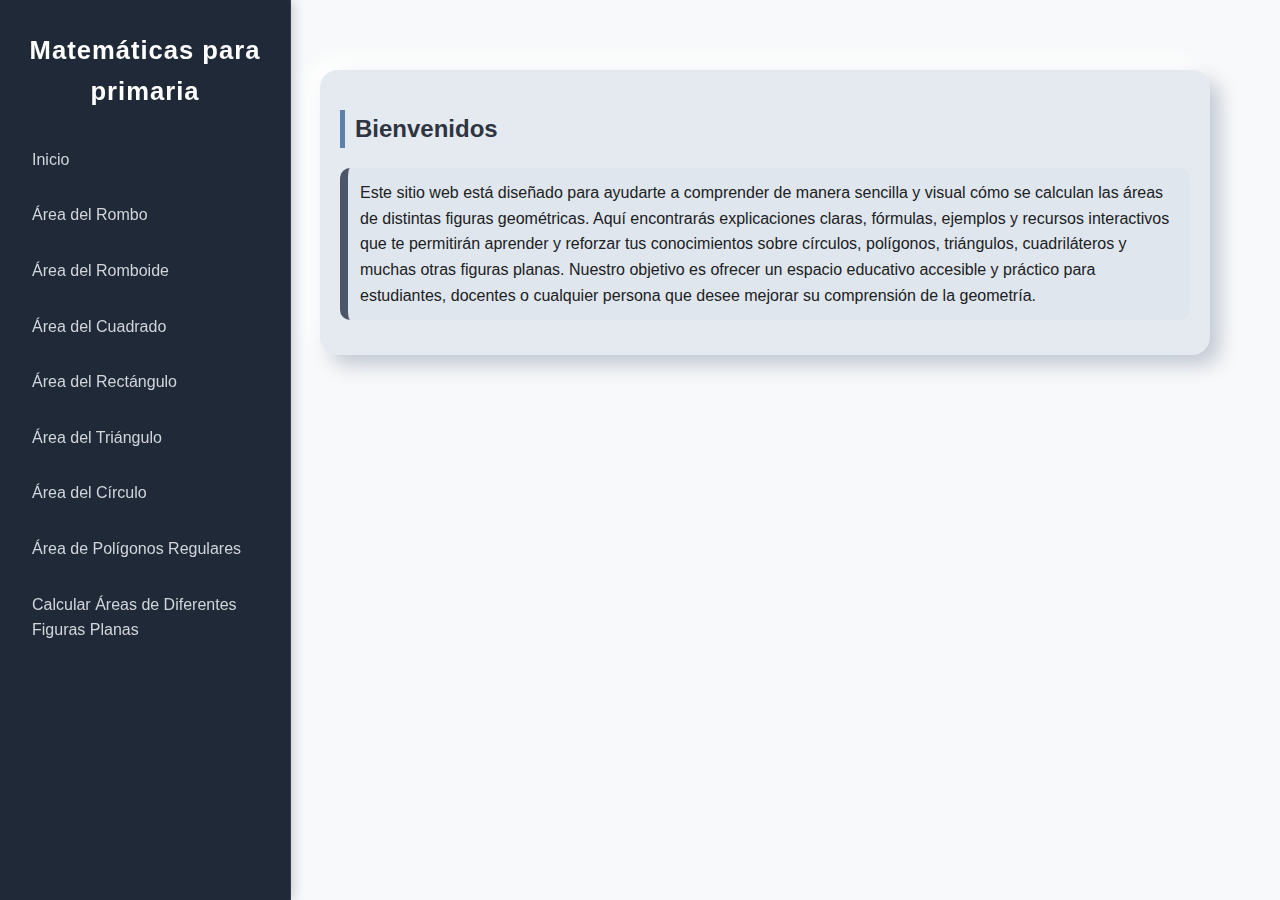
<file: index.html>
<!DOCTYPE html>
<html lang="es">

<head>
    <meta charset="UTF-8" />
    <meta name="viewport" content="width=device-width, initial-scale=1.0" />
    <link rel="manifest" href="manifest.json">
    <title>Áreas de figuras</title>
    <link rel="stylesheet" href="https://cdnjs.cloudflare.com/ajax/libs/font-awesome/6.5.0/css/all.min.css">
    <link rel="stylesheet" href="assets/css/style.css" />
    <script type="module" src="assets/js/main.js"></script>
    <link rel="icon" href="icons/icono.ico" type="image/x-icon">
</head>

<body>

    <aside class="sidebar">
        <h1>Matemáticas para primaria</h1>

        <nav>
            <a href="./index.html">
                <i class="icon"></i>
                Inicio
            </a>
            <a href="sources/aRombo.html">
                <i class="icon"></i>
                Área del Rombo
            </a>
            <a href="sources/aRomboide.html">
                <i class="icon"></i>
                Área del Romboide
            </a>
            <a href="sources/aCuadrado.html">
                <i class="icon"></i>
                Área del Cuadrado
            </a>
            <a href="sources/aRectangulo.html">
                <i class="icon"></i>
                Área del Rectángulo
            </a>
            <a href="sources/aTriangulo.html">
                <i class="icon"></i>
                Área del Triángulo
            </a>
            <a href="sources/aCirculo.html">
                <i class="icon"></i>
                Área del Círculo
            </a>
            <a href="sources/aPoligonosRegulares.html">
                <i class="icon"></i>
                Área de Polígonos Regulares
            </a>
            <a href="sources/aFiguraPlana.html">
                <i class="icon"></i>
                Calcular Áreas de Diferentes Figuras Planas
            </a>
            <a href="#evaluacion">
                <i class="icon"></i>

            </a>
        </nav>
    </aside>

    <main>
        <section id="introduccion">
            <h2>Bienvenidos</h2>
            <p class="intro">
                Este sitio web está diseñado para ayudarte a comprender de manera sencilla y visual
                cómo se calculan las áreas de distintas figuras geométricas. Aquí encontrarás
                explicaciones claras, fórmulas, ejemplos y recursos interactivos que te permitirán
                aprender y reforzar tus conocimientos sobre círculos, polígonos, triángulos,
                cuadriláteros y muchas otras figuras planas. Nuestro objetivo es ofrecer un
                espacio educativo accesible y práctico para estudiantes, docentes o cualquier
                persona que desee mejorar su comprensión de la geometría.
            </p>
        </section>
    </main>
    <div id="footer"></div>

</body>

</html>
</file>
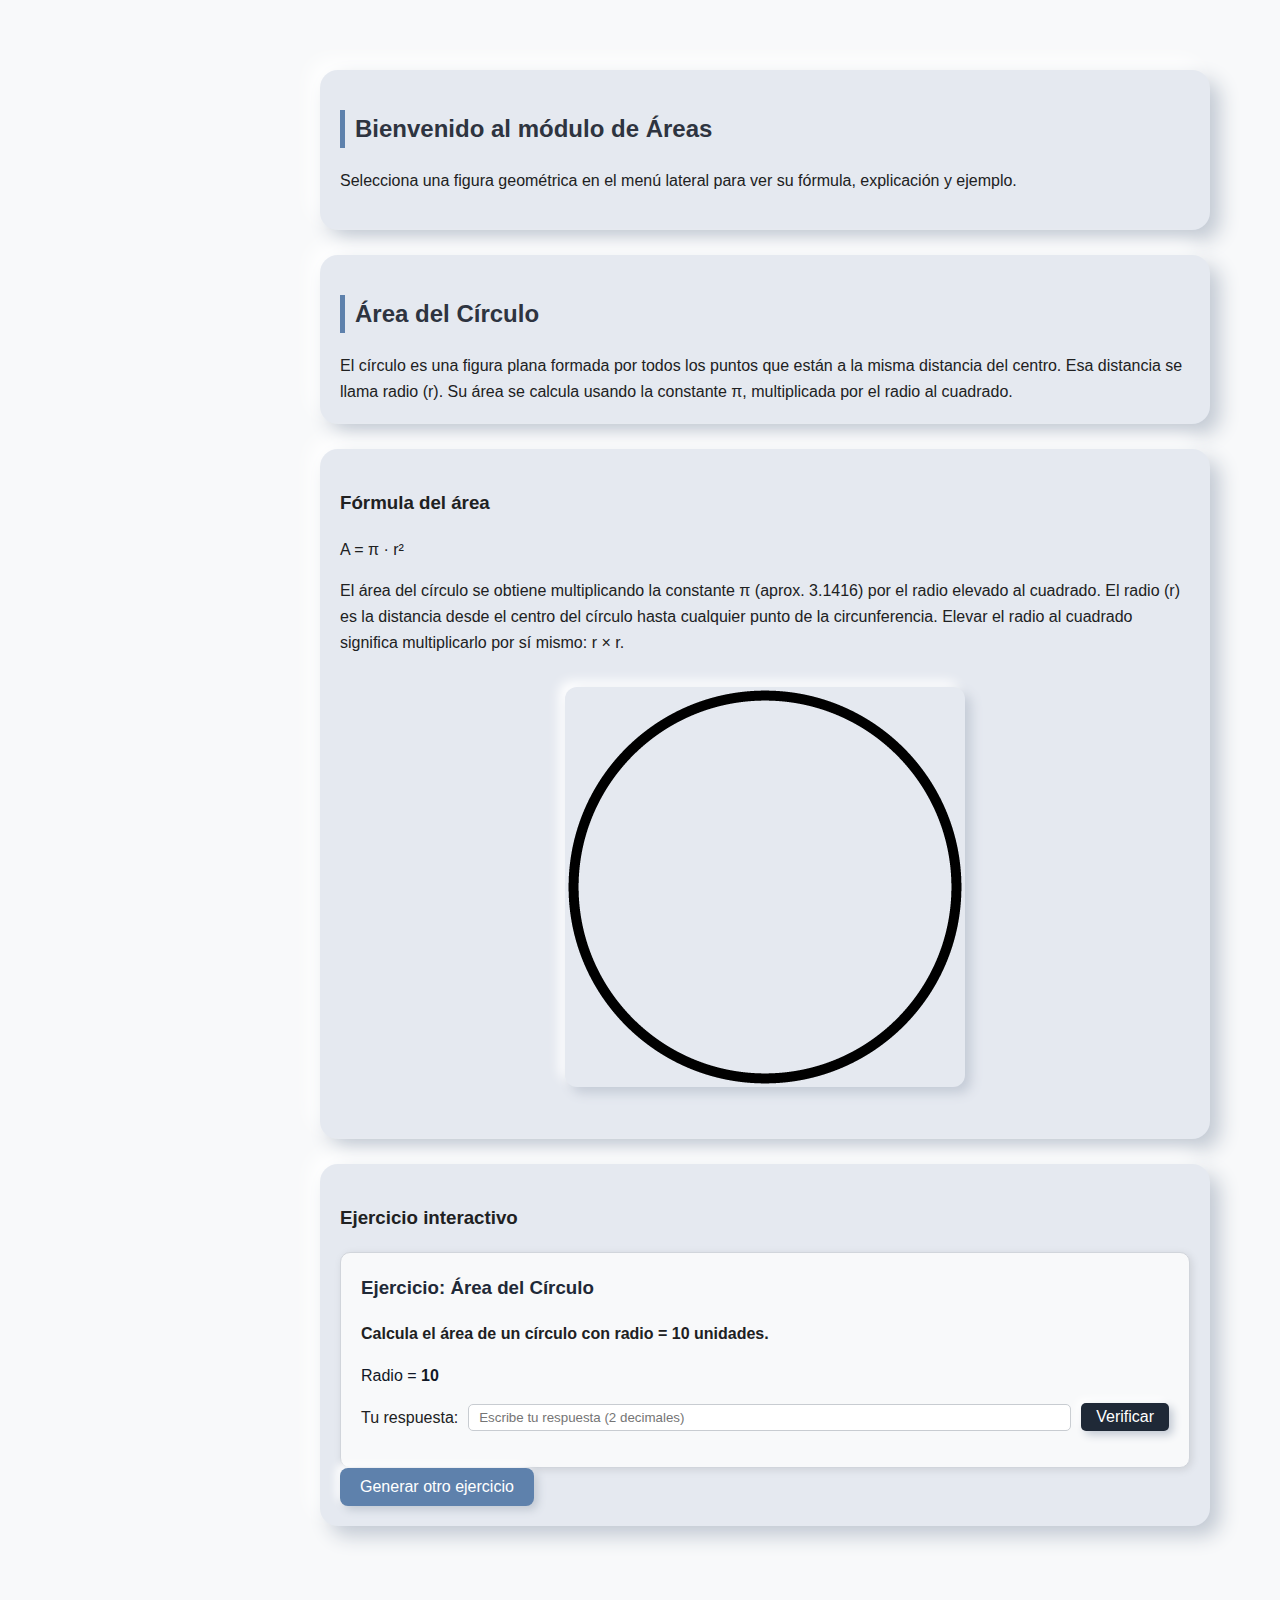
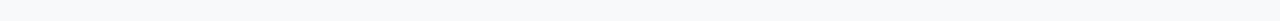
<file: sources/aCirculo.html>
<!DOCTYPE html>
<html lang="es">

<head>
    <meta charset="UTF-8" />
    <meta name="viewport" content="width=device-width, initial-scale=1.0" />
    <title>Áreas</title>
    <link rel="stylesheet" href="../assets/css/style.css" />
    <link rel="icon" href="../icons/icono.ico" type="image/x-icon">
    <script type="module" src="../../assets/js/main.js"></script>
</head>

<body>
    <div id="sideBar"></div>
    <!-- CONTENIDO PRINCIPAL -->
    <main class="main-content">
        <section class="hero">
            <h2>Bienvenido al módulo de Áreas</h2>
            <p>Selecciona una figura geométrica en el menú lateral para ver su fórmula, explicación y ejemplo.</p>
        </section>

        <section class="hero">
            <h2>Área del Círculo</h2>
            El círculo es una figura plana formada por todos los puntos que están a la misma distancia del centro.
            Esa distancia se llama radio (r). Su área se calcula usando la constante π, multiplicada por el radio al
            cuadrado.
        </section>

        <!-- SECCIÓN TEÓRICA -->
        <section class="theory">
            <h3>Fórmula del área</h3>
            <p class="formula">A = π · r²</p>
            El área del círculo se obtiene multiplicando la constante π (aprox. 3.1416) por el radio elevado al
            cuadrado.
            El radio (r) es la distancia desde el centro del círculo hasta cualquier punto de la circunferencia.
            Elevar el radio al cuadrado significa multiplicarlo por sí mismo: r × r.

            <img src="../assets/img/circulo.png" class="formula-img">
        </section>

        <!-- GENERACIÓN AUTOMÁTICA DE EJERCICIOS -->
        <section class="exercise-section">
            <h3>Ejercicio interactivo</h3>

            <div id="ejercicio-container"></div>

            <button id="btn-nuevo">Generar otro ejercicio</button>
        </section>

    </main>

    <div id="footer"></div>
    <script type="module">
        import { AreaCirculoController } from "../assets/js/controllers/areaCirculoController.js";

        const controller = new AreaCirculoController();
        controller.mostrarEjercicio();

        document.getElementById("btn-nuevo").onclick = () =>
            controller.mostrarEjercicio();
    </script>


</body>

</html>
</file>
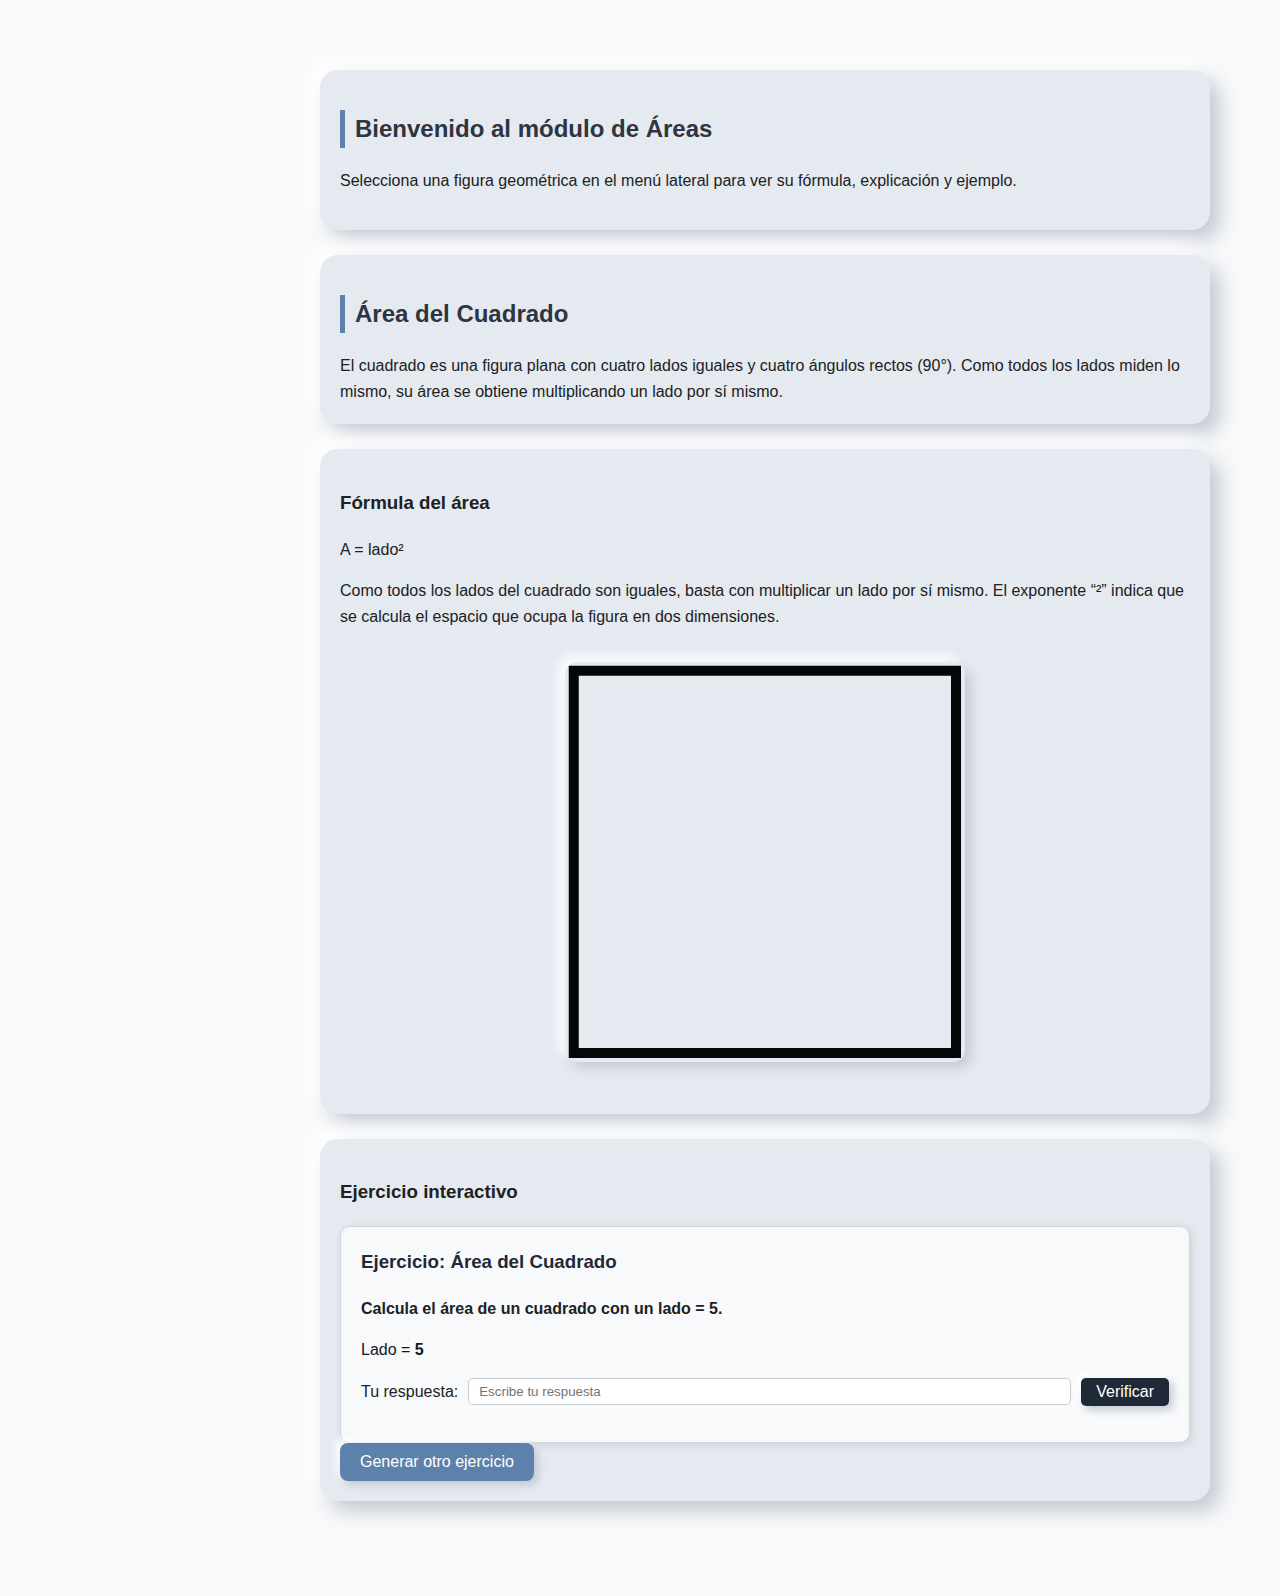
<file: sources/aCuadrado.html>
<!DOCTYPE html>
<html lang="es">

<head>
    <meta charset="UTF-8" />
    <meta name="viewport" content="width=device-width, initial-scale=1.0" />
    <title>Área del Cuadrado</title>
    <link rel="stylesheet" href="../assets/css/style.css" />
    <link rel="icon" href="../icons/icono.ico" type="image/x-icon">
    <script type="module" src="../../assets/js/main.js"></script>
</head>

<body>
    <div id="sideBar"></div>

    <main class="main-content">
        <section class="hero">
            <h2>Bienvenido al módulo de Áreas</h2>
            <p>Selecciona una figura geométrica en el menú lateral para ver su fórmula, explicación y ejemplo.</p>
        </section>

        <section class="hero">
            <h2>Área del Cuadrado</h2>
            El cuadrado es una figura plana con cuatro lados iguales y cuatro ángulos rectos (90°).
            Como todos los lados miden lo mismo, su área se obtiene multiplicando un lado por sí mismo.
        </section>

        <section class="theory">
            <h3>Fórmula del área</h3>
            <p class="formula">A = lado²</p>
            Como todos los lados del cuadrado son iguales, basta con multiplicar un lado por sí mismo.
            El exponente “²” indica que se calcula el espacio que ocupa la figura en dos dimensiones.

            <img src="../assets/img/cuadrado.png" class="formula-img">
        </section>

        <!-- GENERACIÓN AUTOMÁTICA DE EJERCICIOS -->
        <section class="exercise-section">
            <h3>Ejercicio interactivo</h3>

            <div id="ejercicio-container"></div>

            <button id="btn-nuevo">Generar otro ejercicio</button>
        </section>

    </main>

    <div id="footer"></div>

    <script type="module">
        import { AreaCuadradoController } from "../assets/js/controllers/areaCuadradoController.js";

        const controller = new AreaCuadradoController();
        controller.mostrarEjercicio();

        document.getElementById("btn-nuevo").onclick = () =>
            controller.mostrarEjercicio();
    </script>


</body>

</html>
</file>
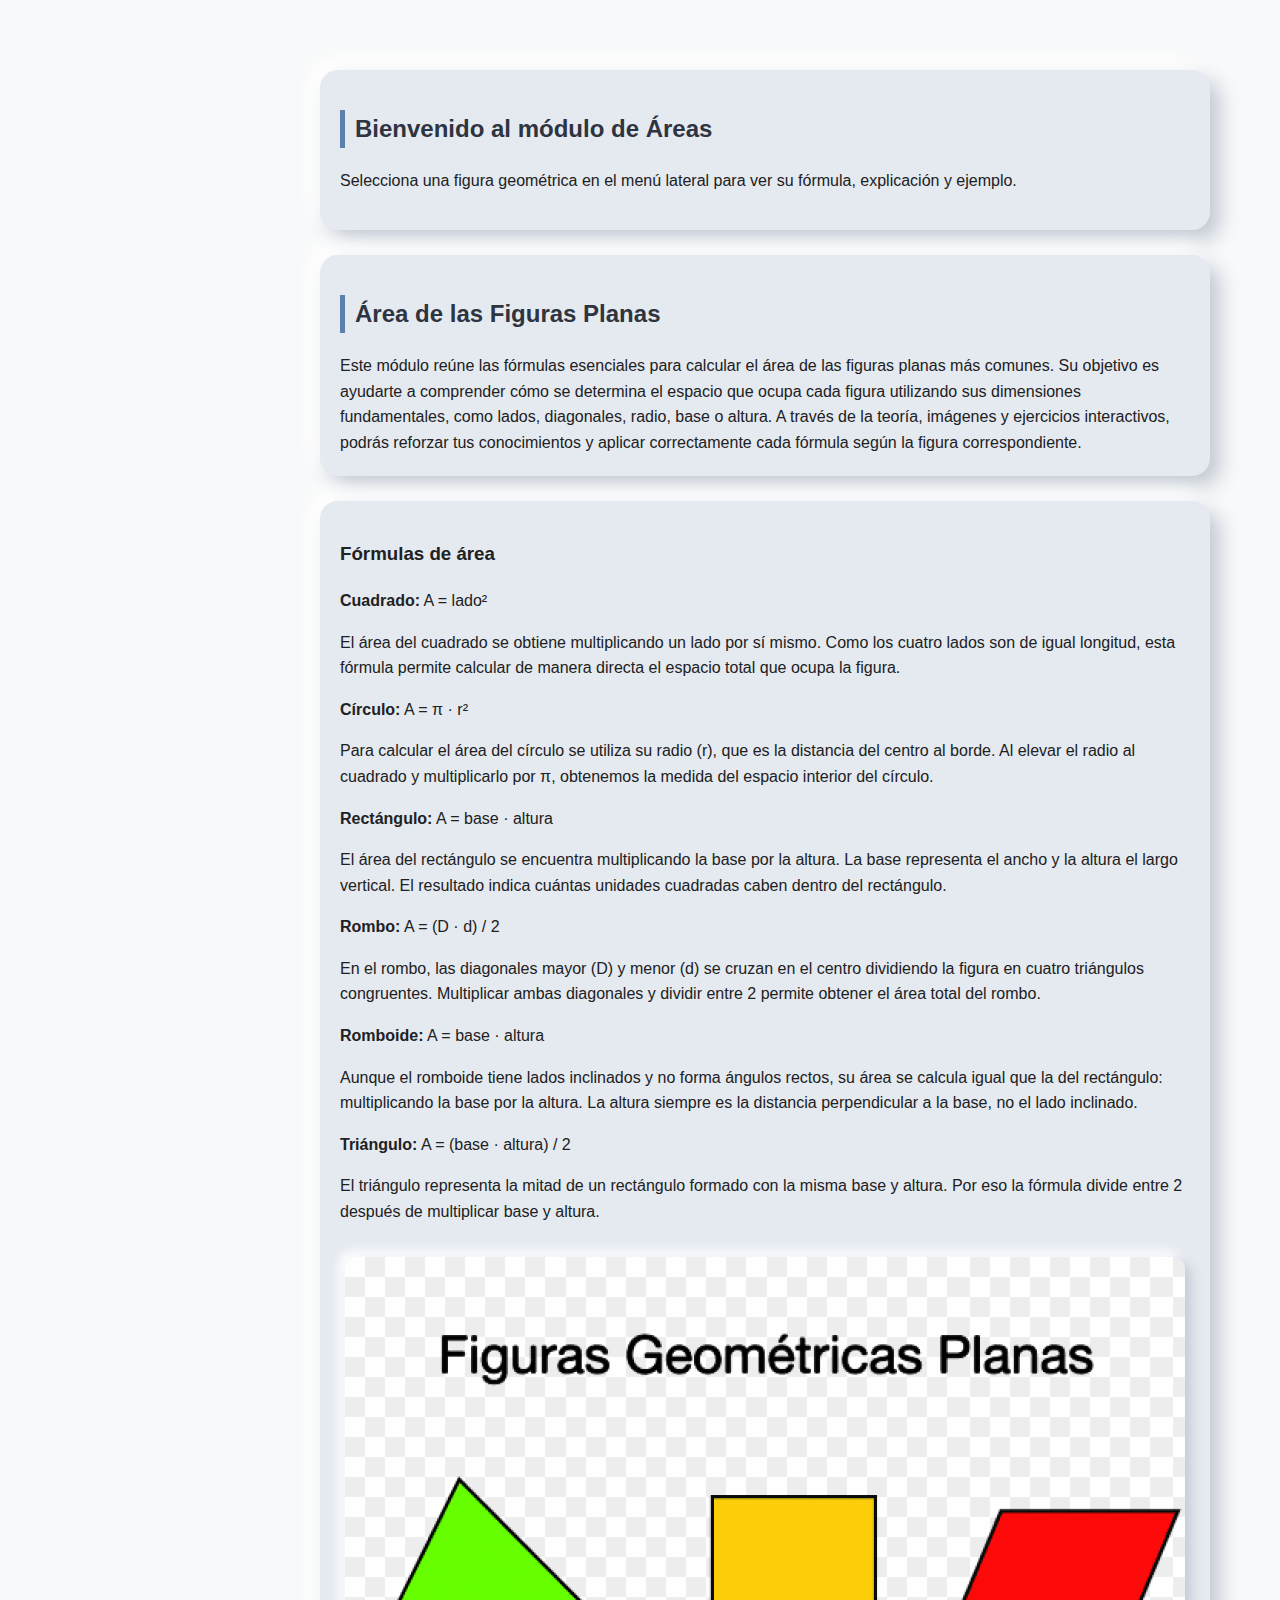
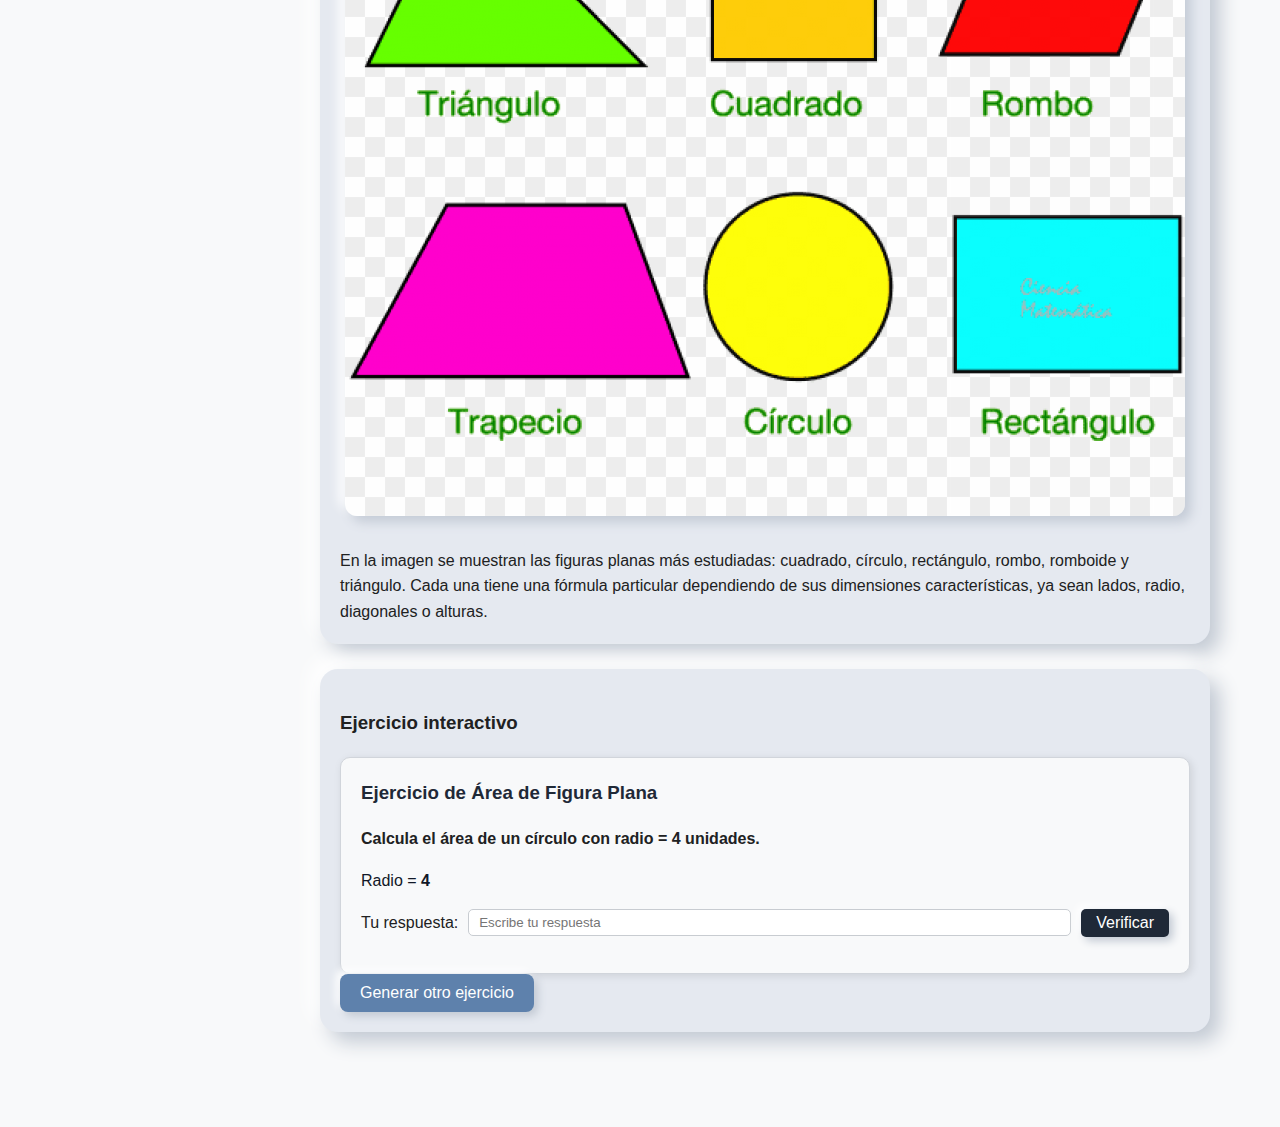
<file: sources/aFiguraPlana.html>
<!DOCTYPE html>
<html lang="es">

<head>
    <meta charset="UTF-8" />
    <meta name="viewport" content="width=device-width, initial-scale=1.0" />
    <title>Áreas</title>
    <link rel="stylesheet" href="../assets/css/style.css" />
    <link rel="icon" href="../icons/icono.ico" type="image/x-icon">
    <script type="module" src="../assets/js/main.js"></script>
</head>

<body>
    <div id="sideBar"></div>

    <!-- CONTENIDO PRINCIPAL -->
    <main class="main-content">
        <section class="hero">
            <h2>Bienvenido al módulo de Áreas</h2>
            <p>Selecciona una figura geométrica en el menú lateral para ver su fórmula, explicación y ejemplo.</p>
        </section>

        <section class="hero">
            <h2>Área de las Figuras Planas</h2>
            Este módulo reúne las fórmulas esenciales para calcular el área de las figuras planas
            más comunes. Su objetivo es ayudarte a comprender cómo se determina el espacio que
            ocupa cada figura utilizando sus dimensiones fundamentales, como lados, diagonales,
            radio, base o altura. A través de la teoría, imágenes y ejercicios interactivos, podrás
            reforzar tus conocimientos y aplicar correctamente cada fórmula según la figura
            correspondiente.

        </section>

        <!-- SECCIÓN TEÓRICA -->
        <section class="theory">
            <h3>Fórmulas de área</h3>

            <p class="formula"><strong>Cuadrado:</strong> A = lado²</p>
            El área del cuadrado se obtiene multiplicando un lado por sí mismo. Como los cuatro
            lados son de igual longitud, esta fórmula permite calcular de manera directa el espacio
            total que ocupa la figura.

            <p class="formula"><strong>Círculo:</strong> A = π · r²</p>
            Para calcular el área del círculo se utiliza su radio (r), que es la distancia del centro
            al borde. Al elevar el radio al cuadrado y multiplicarlo por π, obtenemos la medida del
            espacio interior del círculo.

            <p class="formula"><strong>Rectángulo:</strong> A = base · altura</p>
            El área del rectángulo se encuentra multiplicando la base por la altura. La base
            representa el ancho y la altura el largo vertical. El resultado indica cuántas unidades
            cuadradas caben dentro del rectángulo.

            <p class="formula"><strong>Rombo:</strong> A = (D · d) / 2</p>
            En el rombo, las diagonales mayor (D) y menor (d) se cruzan en el centro dividiendo la
            figura en cuatro triángulos congruentes. Multiplicar ambas diagonales y dividir entre 2
            permite obtener el área total del rombo.

            <p class="formula"><strong>Romboide:</strong> A = base · altura</p>
            Aunque el romboide tiene lados inclinados y no forma ángulos rectos, su área se calcula
            igual que la del rectángulo: multiplicando la base por la altura. La altura siempre es la
            distancia perpendicular a la base, no el lado inclinado.

            <p class="formula"><strong>Triángulo:</strong> A = (base · altura) / 2</p>
            El triángulo representa la mitad de un rectángulo formado con la misma base y altura.
            Por eso la fórmula divide entre 2 después de multiplicar base y altura.

            <img src="../assets/img/figurasPlanas.png" class="formula-img">
            En la imagen se muestran las figuras planas más estudiadas: cuadrado, círculo,
            rectángulo, rombo, romboide y triángulo. Cada una tiene una fórmula particular
            dependiendo de sus dimensiones características, ya sean lados, radio, diagonales o
            alturas.
        </section>

        <!-- GENERACIÓN AUTOMÁTICA DE EJERCICIOS -->
        <section class="exercise-section">
            <h3>Ejercicio interactivo</h3>

            <div id="ejercicio-container"></div>

            <button id="btn-nuevo">Generar otro ejercicio</button>
        </section>

    </main>

    <div id="footer"></div>

    <script type="module">
        import { AreaFiguraPlanaController } from "../assets/js/controllers/areaFiguraPlanaController.js";

        const controller = new AreaFiguraPlanaController();
        controller.mostrarEjercicio();

        document.getElementById("btn-nuevo").onclick = () =>
            controller.mostrarEjercicio();
    </script>

</body>

</html>
</file>
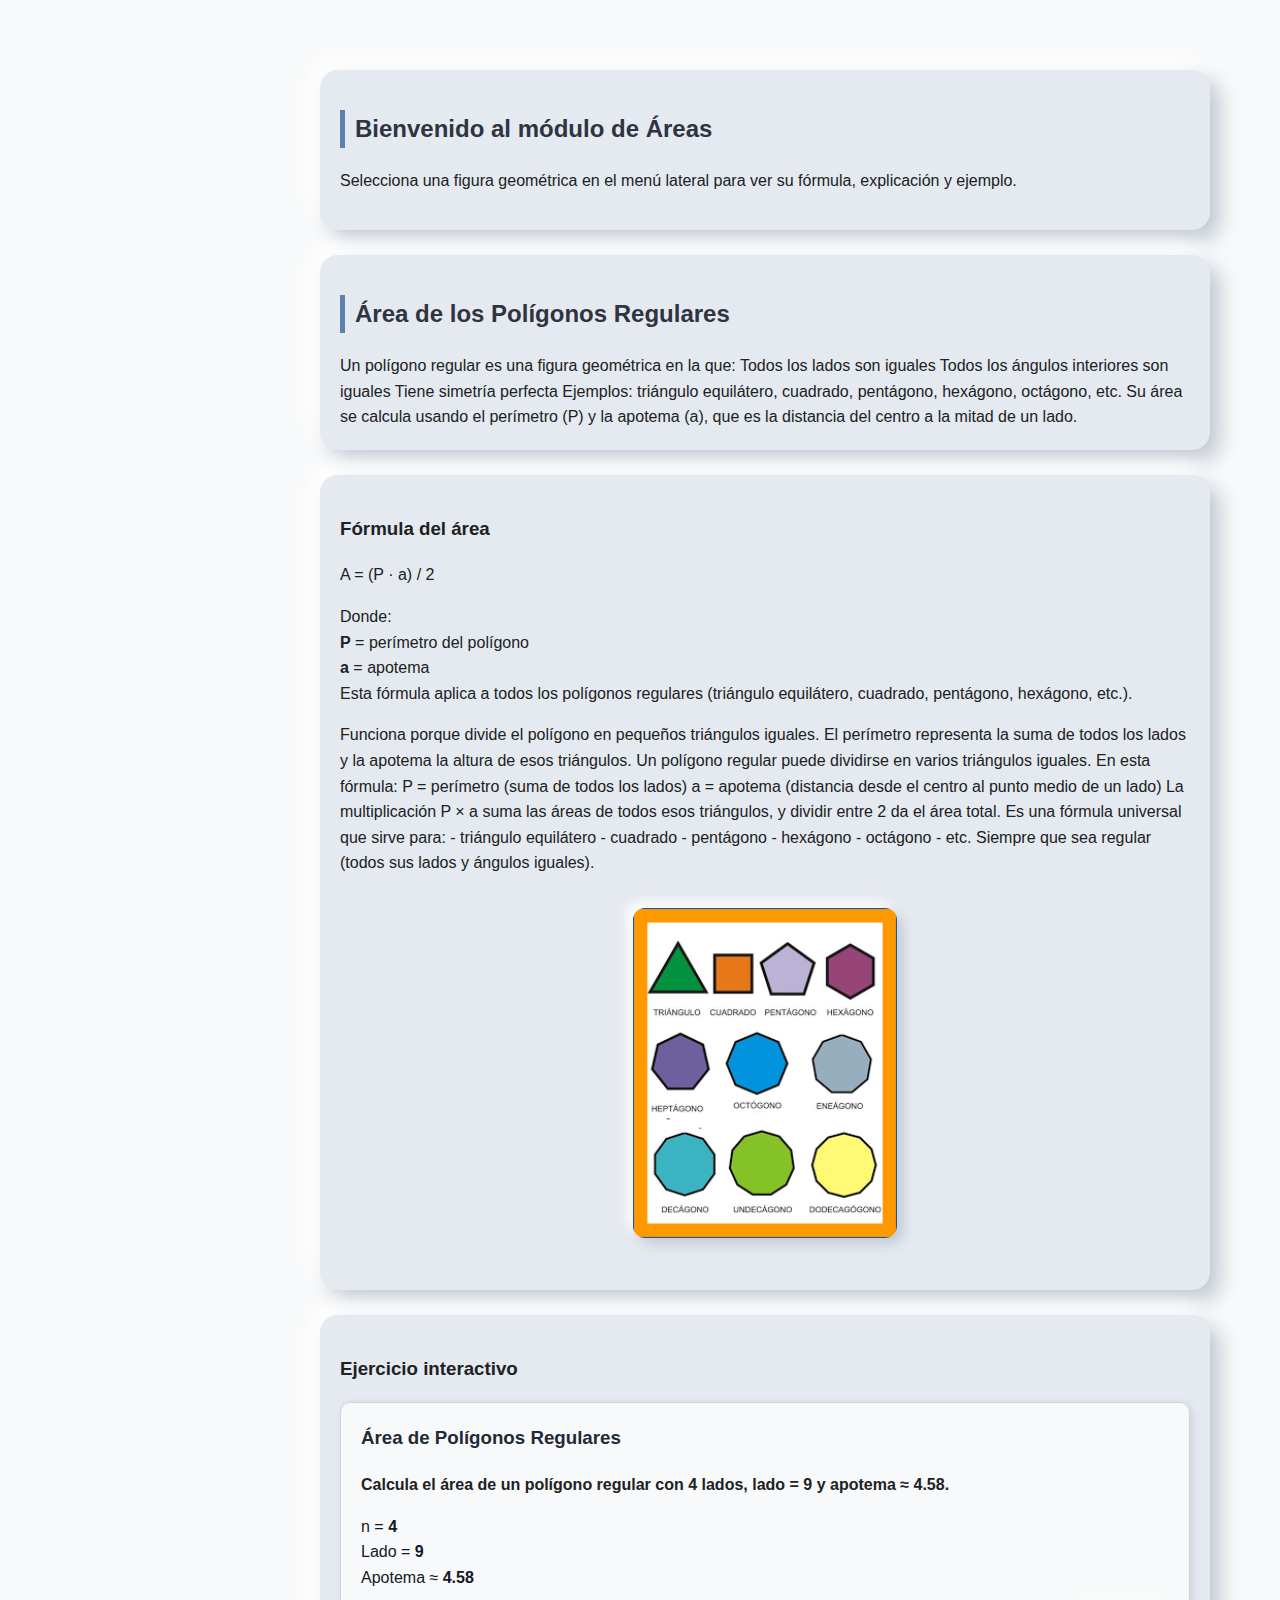
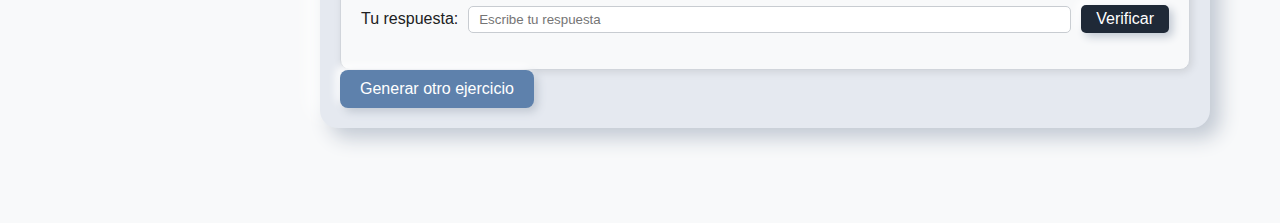
<file: sources/aPoligonosRegulares.html>
<!DOCTYPE html>
<html lang="es">

<head>
    <meta charset="UTF-8" />
    <meta name="viewport" content="width=device-width, initial-scale=1.0" />
    <title>Áreas</title>
    <link rel="stylesheet" href="../assets/css/style.css" />
    <link rel="icon" href="../icons/icono.ico" type="image/x-icon">
    <script type="module" src="../assets/js/main.js"></script>
</head>

<body>
    <div id="sideBar"></div>

    <!-- CONTENIDO PRINCIPAL -->
    <main class="main-content">
        <section class="hero">
            <h2>Bienvenido al módulo de Áreas</h2>
            <p>Selecciona una figura geométrica en el menú lateral para ver su fórmula, explicación y ejemplo.</p>
        </section>

        <section class="hero">
            <h2>Área de los Polígonos Regulares</h2>
            Un polígono regular es una figura geométrica en la que:

            Todos los lados son iguales

            Todos los ángulos interiores son iguales

            Tiene simetría perfecta

            Ejemplos: triángulo equilátero, cuadrado, pentágono, hexágono, octágono, etc.

            Su área se calcula usando el perímetro (P) y la apotema (a), que es la distancia del centro a la mitad de un
            lado.
        </section>

        <!-- SECCIÓN TEÓRICA -->
        <section class="theory">
            <h3>Fórmula del área</h3>
            <p class="formula">A = (P · a) / 2</p>
            <p class="explanation">
                Donde:<br>
                <strong>P</strong> = perímetro del polígono<br>
                <strong>a</strong> = apotema<br>
                Esta fórmula aplica a todos los polígonos regulares (triángulo equilátero, cuadrado, pentágono,
                hexágono, etc.).
            </p>
            Funciona porque divide el polígono en pequeños triángulos iguales.
            El perímetro representa la suma de todos los lados y la apotema la altura de esos triángulos.
            Un polígono regular puede dividirse en varios triángulos iguales.
            En esta fórmula:
            P = perímetro (suma de todos los lados)
            a = apotema (distancia desde el centro al punto medio de un lado)
            La multiplicación P × a suma las áreas de todos esos triángulos, y dividir entre 2 da el área total.
            Es una fórmula universal que sirve para:
            - triángulo equilátero
            - cuadrado
            - pentágono
            - hexágono
            - octágono
            - etc.

            Siempre que sea regular (todos sus lados y ángulos iguales).

            <img src="../assets/img/poligonsRegulares.png" class="formula-img">
        </section>

        <!-- GENERACIÓN AUTOMÁTICA DE EJERCICIOS -->
        <section class="exercise-section">
            <h3>Ejercicio interactivo</h3>

            <div id="ejercicio-container"></div>

            <button id="btn-nuevo">Generar otro ejercicio</button>
        </section>

    </main>

    <div id="footer"></div>

    <script type="module">
        import { AreaPoligonosController } from "../assets/js/controllers/areaPoligonosController.js";

        const controller = new AreaPoligonosController();
        controller.mostrarEjercicio();

        document.getElementById("btn-nuevo").onclick = () =>
            controller.mostrarEjercicio();
    </script>
</body>

</html>
</file>
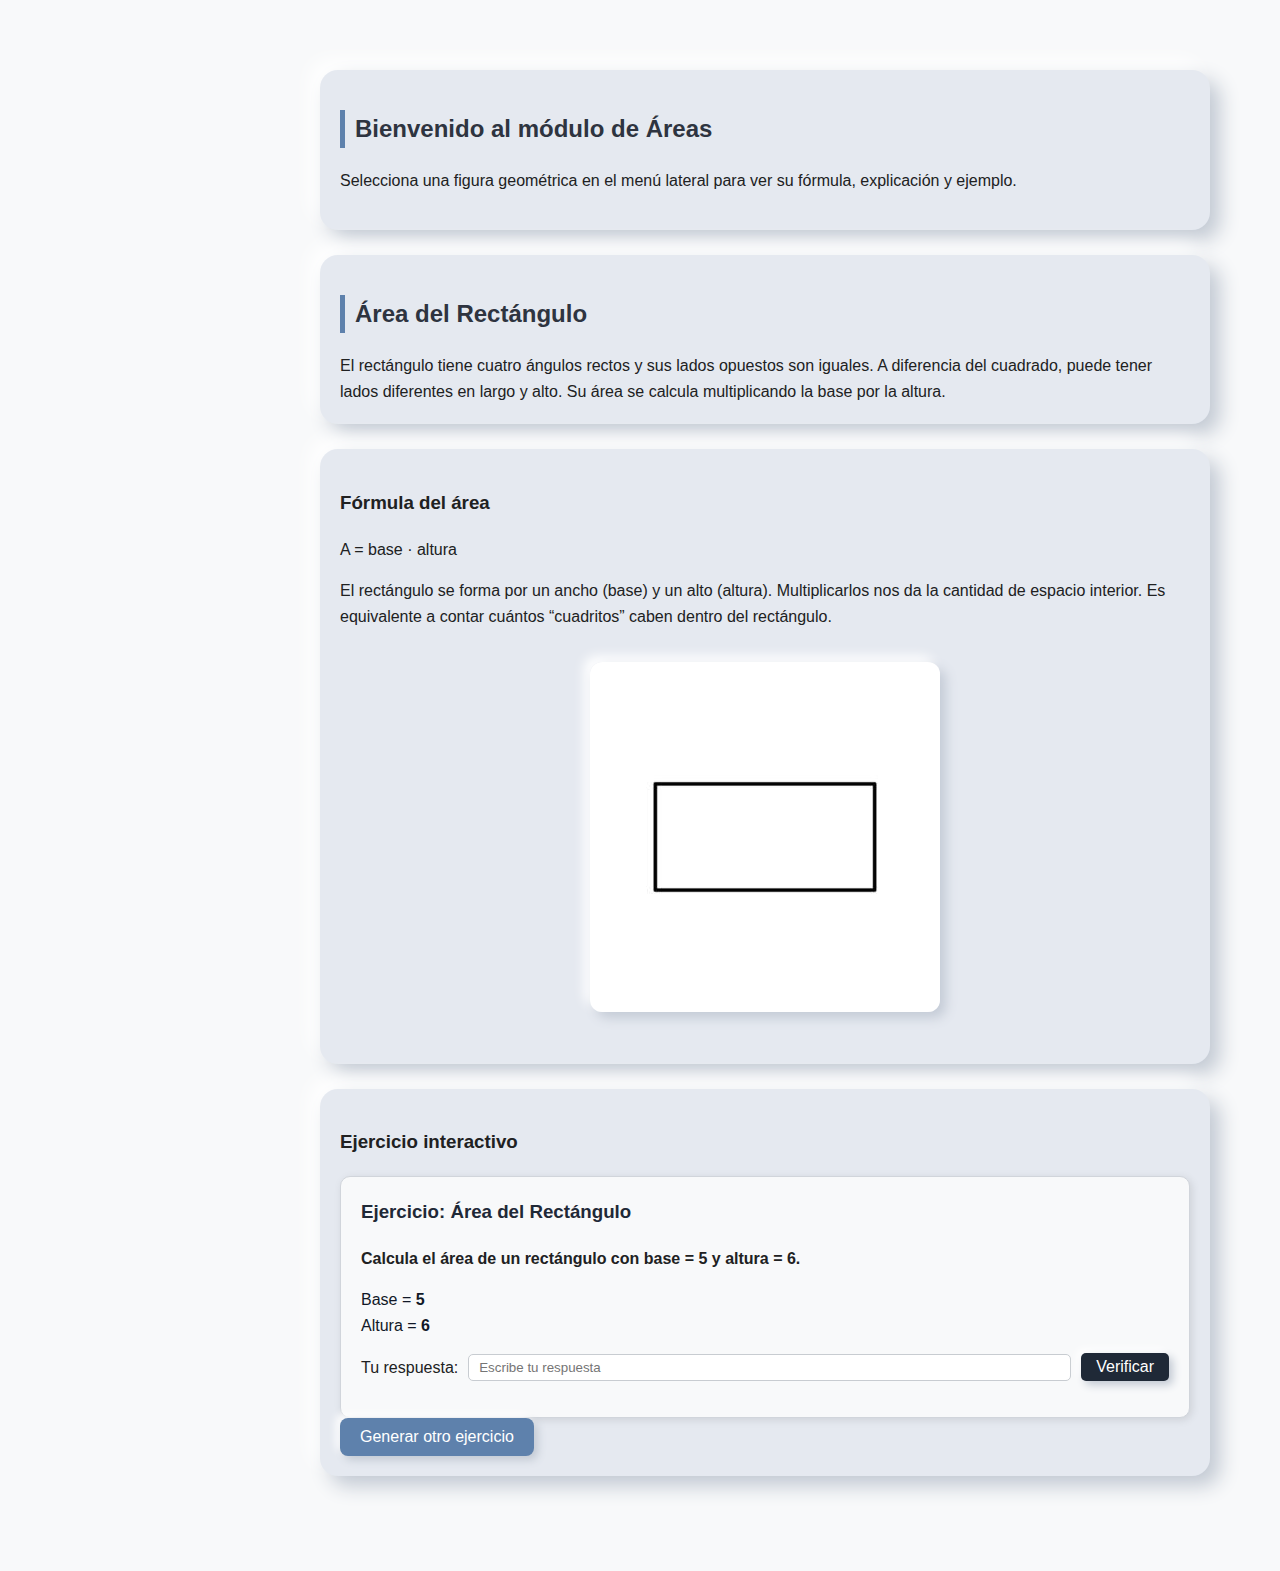
<file: sources/aRectangulo.html>
<!DOCTYPE html>
<html lang="es">

<head>
    <meta charset="UTF-8" />
    <meta name="viewport" content="width=device-width, initial-scale=1.0" />
    <title>Área del Rectángulo</title>
    <link rel="stylesheet" href="../assets/css/style.css" />
    <link rel="icon" href="../icons/icono.ico" type="image/x-icon">
    <script type="module" src="../../assets/js/main.js"></script>
</head>

<body>
    <div id="sideBar"></div>

    <main class="main-content">
        <section class="hero">
            <h2>Bienvenido al módulo de Áreas</h2>
            <p>Selecciona una figura geométrica en el menú lateral para ver su fórmula, explicación y ejemplo.</p>
        </section>

        <section class="hero">
            <h2>Área del Rectángulo</h2>
            El rectángulo tiene cuatro ángulos rectos y sus lados opuestos son iguales.
            A diferencia del cuadrado, puede tener lados diferentes en largo y alto.
            Su área se calcula multiplicando la base por la altura.
        </section>

        <section class="theory">
            <h3>Fórmula del área</h3>
            <p class="formula">A = base · altura</p>
            El rectángulo se forma por un ancho (base) y un alto (altura).
            Multiplicarlos nos da la cantidad de espacio interior.
            Es equivalente a contar cuántos “cuadritos” caben dentro del rectángulo.

            <img src="../assets/img/rectangulo.jpg" class="formula-img">
        </section>

        <!-- GENERACIÓN AUTOMÁTICA DE EJERCICIOS -->
        <section class="exercise-section">
            <h3>Ejercicio interactivo</h3>

            <div id="ejercicio-container"></div>

            <button id="btn-nuevo">Generar otro ejercicio</button>
        </section>

    </main>

    <div id="footer"></div>

    <script type="module">
        import { AreaRectanguloController } from "../assets/js/controllers/areaRectanguloController.js";

        const controller = new AreaRectanguloController();
        controller.mostrarEjercicio();

        document.getElementById("btn-nuevo").onclick = () =>
            controller.mostrarEjercicio();
    </script>
</body>

</html>
</file>
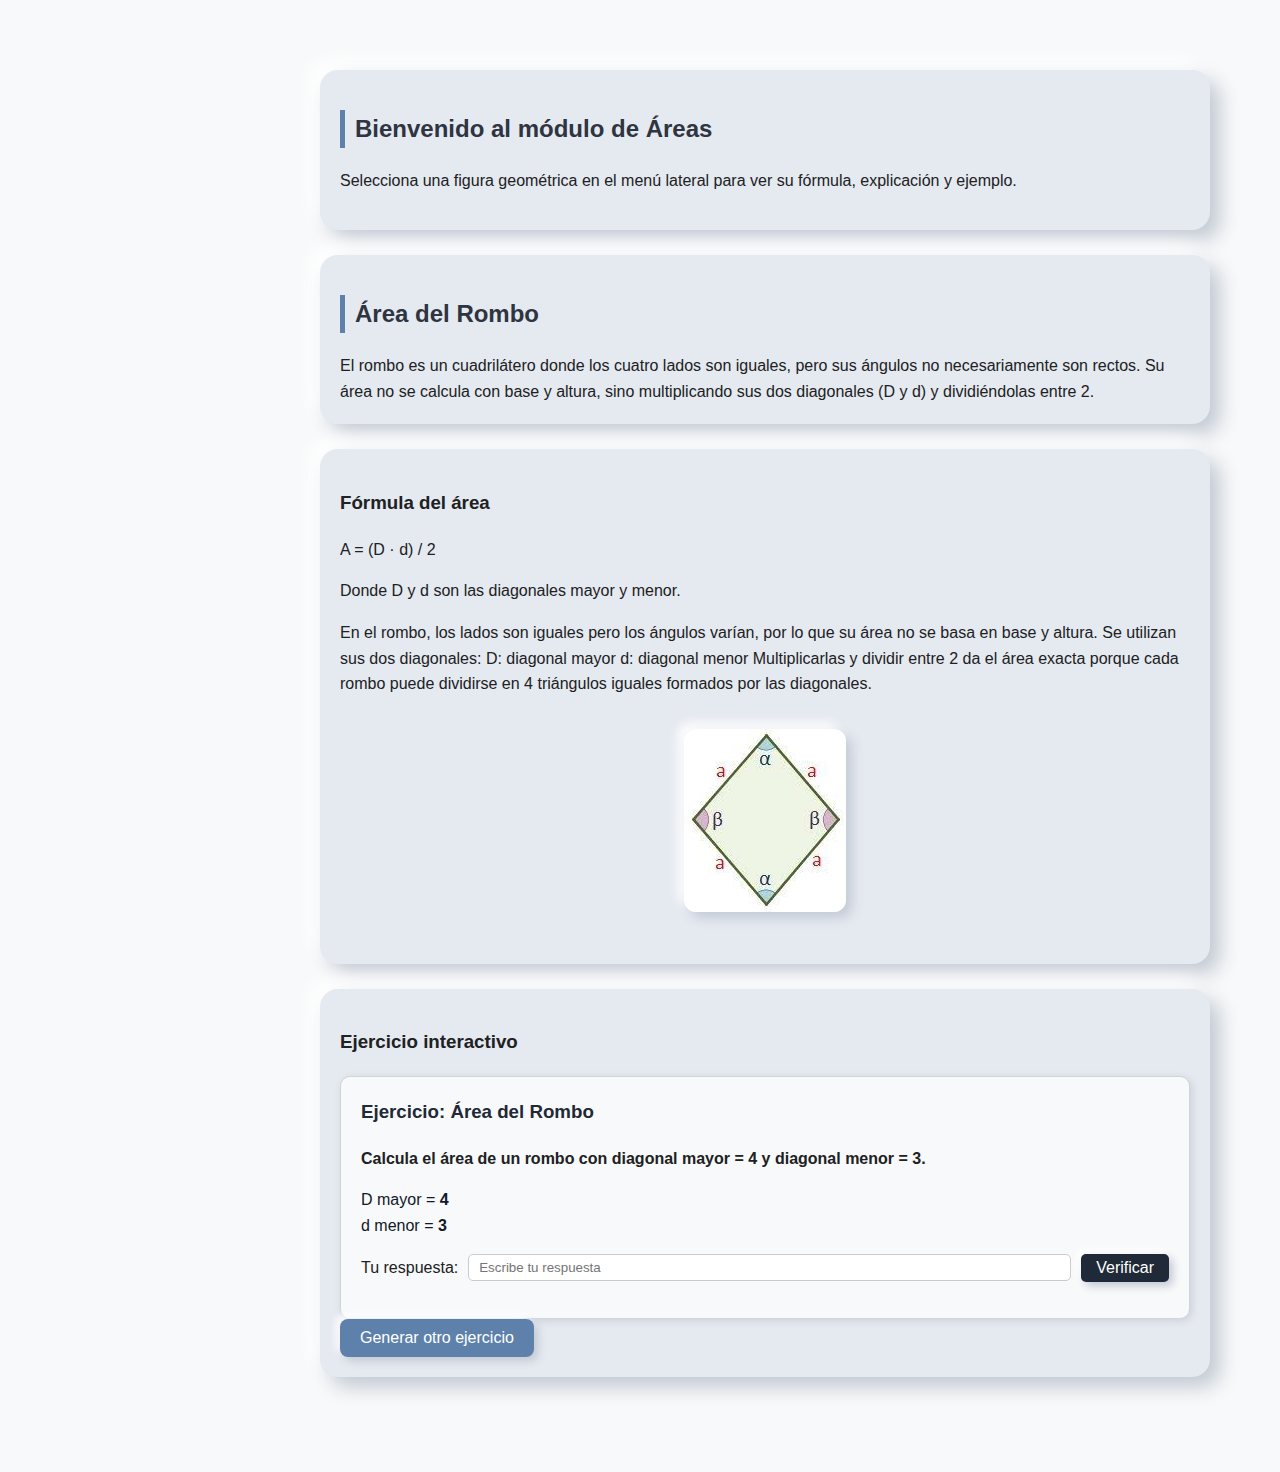
<file: sources/aRombo.html>
<!DOCTYPE html>
<html lang="es">

<head>
    <meta charset="UTF-8" />
    <meta name="viewport" content="width=device-width, initial-scale=1.0" />
    <title>Área del Rombo</title>
    <link rel="stylesheet" href="../assets/css/style.css" />
    <link rel="icon" href="../icons/icono.ico" type="image/x-icon">
    <script type="module" src="../../assets/js/main.js"></script>
</head>

<body>
    <div id="sideBar"></div>

    <!-- CONTENIDO PRINCIPAL -->
    <main class="main-content">
        <section class="hero">
            <h2>Bienvenido al módulo de Áreas</h2>
            <p>Selecciona una figura geométrica en el menú lateral para ver su fórmula, explicación y ejemplo.</p>
        </section>

        <section class="hero">
            <h2>Área del Rombo</h2>
            El rombo es un cuadrilátero donde los cuatro lados son iguales, pero sus ángulos no necesariamente son
            rectos.
            Su área no se calcula con base y altura, sino multiplicando sus dos diagonales (D y d) y dividiéndolas entre
            2.
        </section>

        <section class="theory">
            <h3>Fórmula del área</h3>
            <p class="formula">A = (D · d) / 2</p>
            <p class="explanation">Donde D y d son las diagonales mayor y menor.</p>
            En el rombo, los lados son iguales pero los ángulos varían, por lo que su área no se basa en base y altura.
            Se utilizan sus dos diagonales:

            D: diagonal mayor

            d: diagonal menor

            Multiplicarlas y dividir entre 2 da el área exacta porque cada rombo puede dividirse en 4 triángulos iguales
            formados por las diagonales.
            <img src="../assets/img/rombo.jpg" class="formula-img">
        </section>

        <!-- GENERACIÓN AUTOMÁTICA DE EJERCICIOS -->
        <section class="exercise-section">
            <h3>Ejercicio interactivo</h3>

            <div id="ejercicio-container"></div>

            <button id="btn-nuevo">Generar otro ejercicio</button>
        </section>

    </main>

    <div id="footer"></div>

    <script type="module">
        import { AreaRomboController } from "../assets/js/controllers/areaRomboController.js";

        const controller = new AreaRomboController();
        controller.mostrarEjercicio();

        document.getElementById("btn-nuevo").onclick = () =>
            controller.mostrarEjercicio();
    </script>

</body>

</html>
</file>
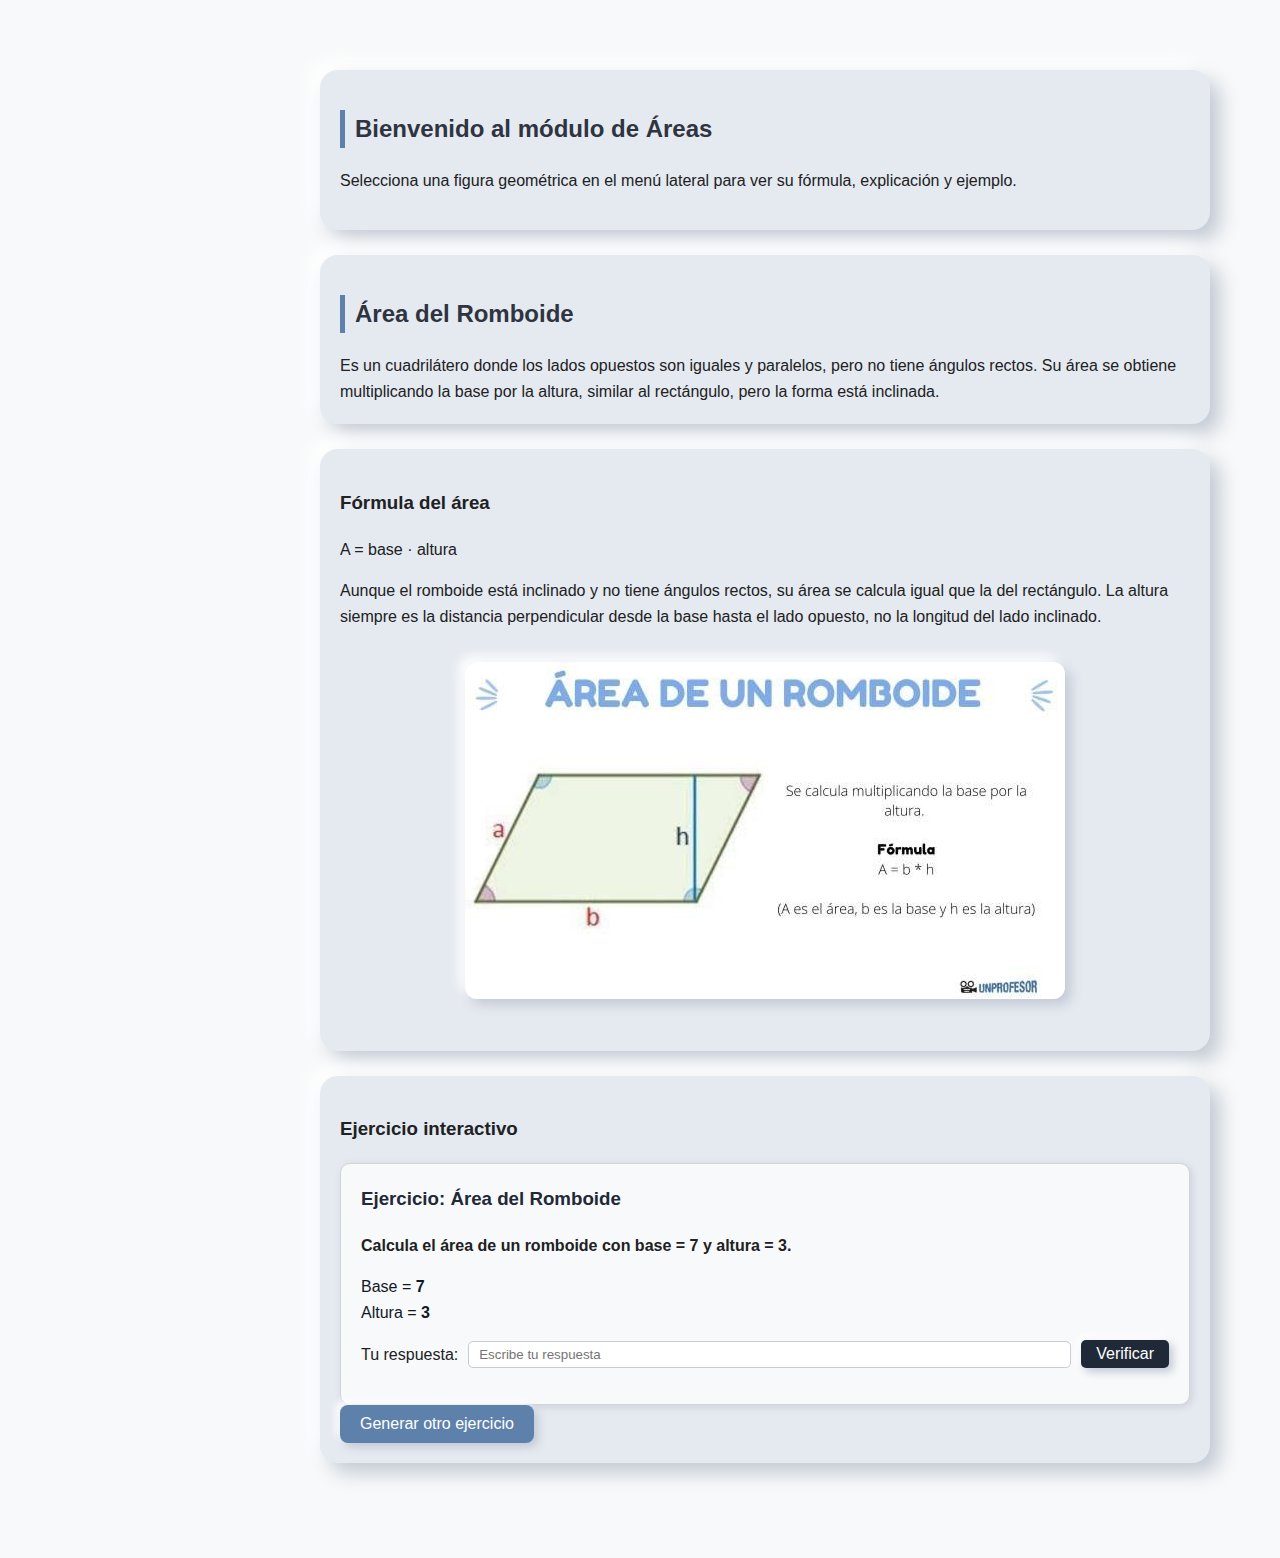
<file: sources/aRomboide.html>
<!DOCTYPE html>
<html lang="es">

<head>
    <meta charset="UTF-8" />
    <meta name="viewport" content="width=device-width, initial-scale=1.0" />
    <title>Área del Romboide</title>
    <link rel="stylesheet" href="../assets/css/style.css" />
    <link rel="icon" href="../icons/icono.ico" type="image/x-icon">
    <script type="module" src="../../assets/js/main.js"></script>
</head>

<body>
    <div id="sideBar"></div>

    <!-- CONTENIDO PRINCIPAL -->
    <main class="main-content">
        <section class="hero">
            <h2>Bienvenido al módulo de Áreas</h2>
            <p>Selecciona una figura geométrica en el menú lateral para ver su fórmula, explicación y ejemplo.</p>
        </section>

        <section class="hero">
            <h2>Área del Romboide</h2>
            Es un cuadrilátero donde los lados opuestos son iguales y paralelos, pero no tiene ángulos rectos.
            Su área se obtiene multiplicando la base por la altura, similar al rectángulo, pero la forma está inclinada.
        </section>

        <section class="theory">
            <h3>Fórmula del área</h3>
            <p class="formula">A = base · altura</p>
            Aunque el romboide está inclinado y no tiene ángulos rectos, su área se calcula igual que la del rectángulo.
            La altura siempre es la distancia perpendicular desde la base hasta el lado opuesto, no la longitud del lado
            inclinado.

            <img src="../assets/img/romboide.jpg" class="formula-img">
        </section>

        <!-- GENERACIÓN AUTOMÁTICA DE EJERCICIOS -->
        <section class="exercise-section">
            <h3>Ejercicio interactivo</h3>

            <div id="ejercicio-container"></div>

            <button id="btn-nuevo">Generar otro ejercicio</button>
        </section>

    </main>

    <div id="footer"></div>

    <script type="module">
        import { AreaRomboideController } from "../assets/js/controllers/areaRomboideController.js";

        const controller = new AreaRomboideController();
        controller.mostrarEjercicio();

        document.getElementById("btn-nuevo").onclick = () =>
            controller.mostrarEjercicio();
    </script>
</body>

</html>
</file>
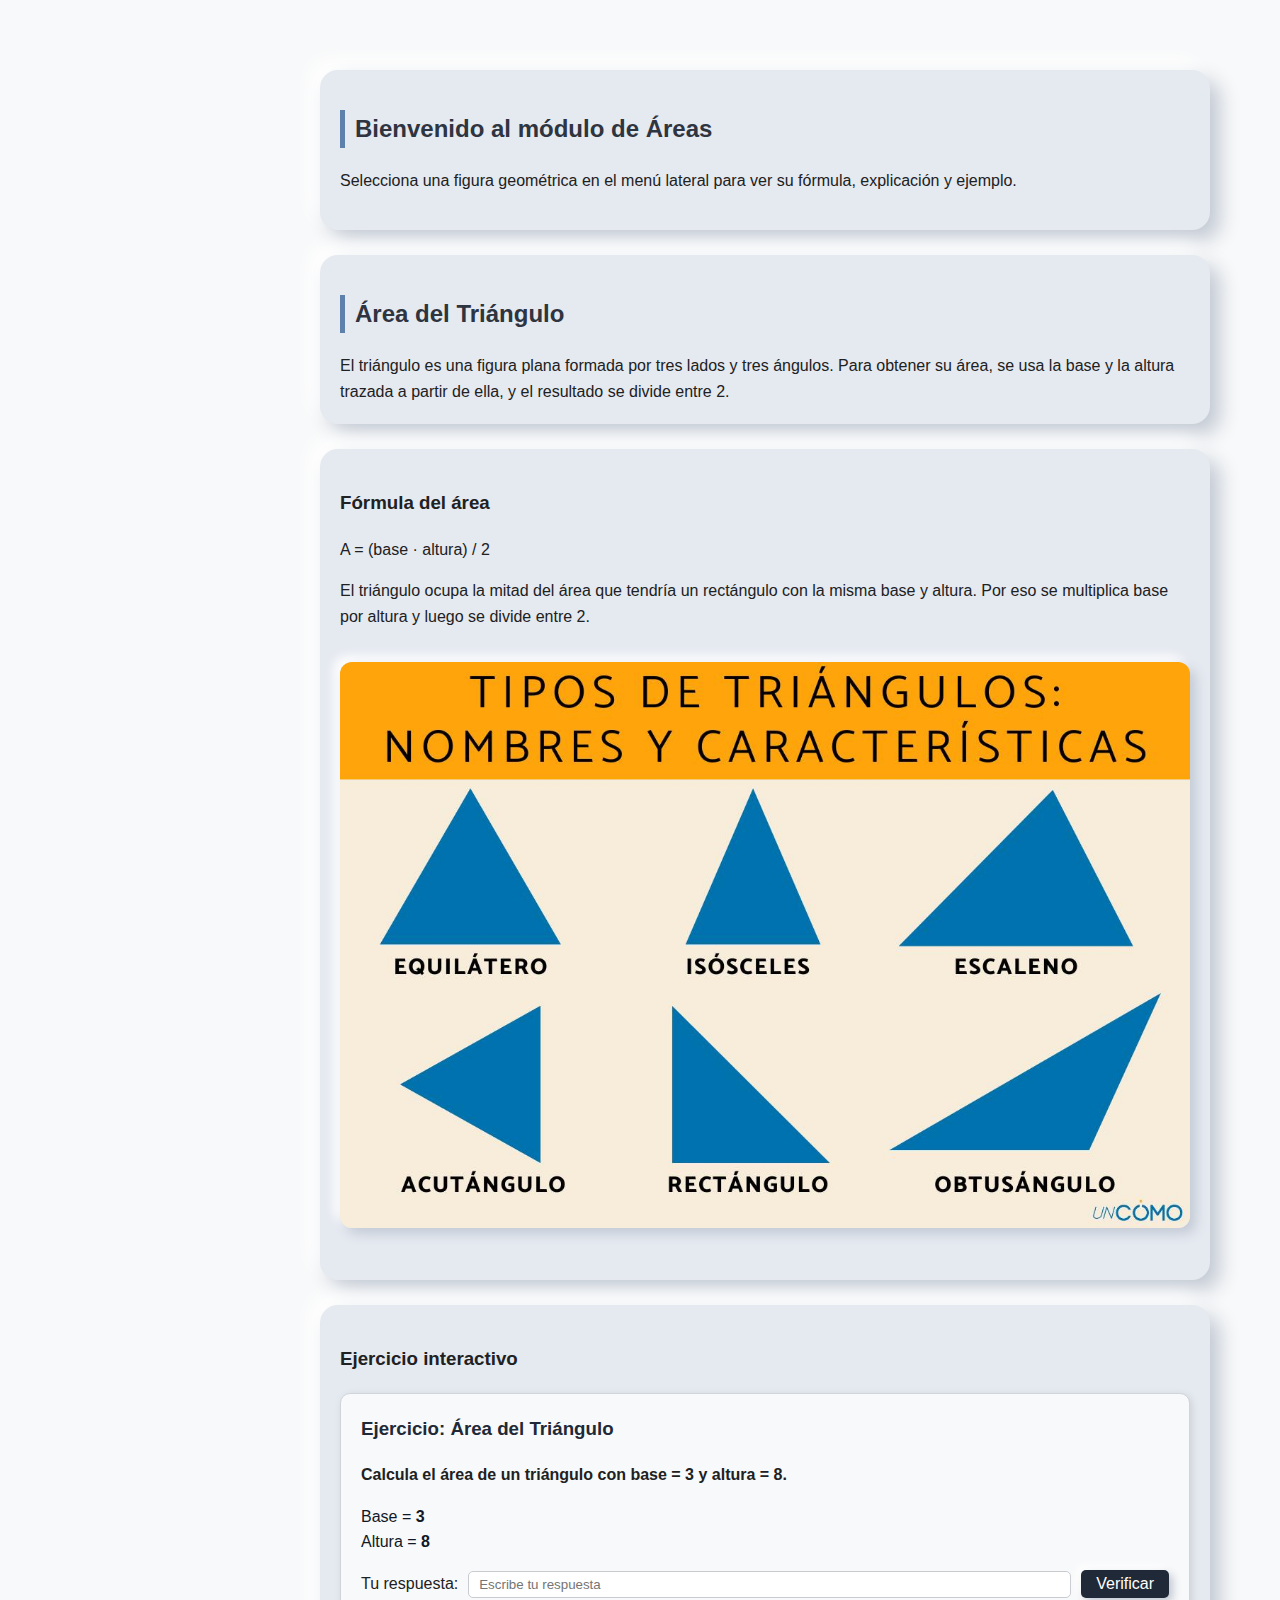
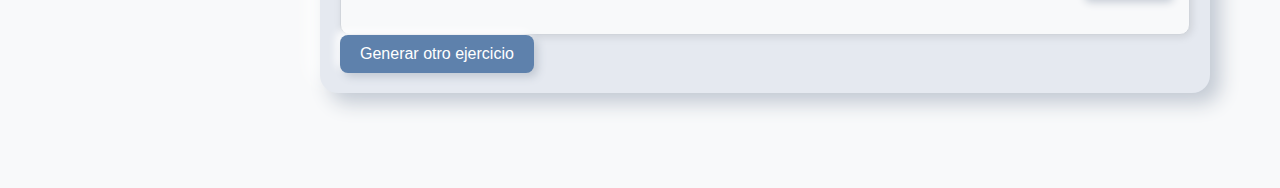
<file: sources/aTriangulo.html>
<!DOCTYPE html>
<html lang="es">

<head>
    <meta charset="UTF-8" />
    <meta name="viewport" content="width=device-width, initial-scale=1.0" />
    <title>Área del Triángulo</title>
    <link rel="stylesheet" href="../assets/css/style.css" />
    <link rel="icon" href="../icons/icono.ico" type="image/x-icon">
    <script type="module" src="../assets/js/main.js"></script>
</head>

<body>
    <div id="sideBar"></div>

    <!-- CONTENIDO PRINCIPAL -->
    <main class="main-content">
        <section class="hero">
            <h2>Bienvenido al módulo de Áreas</h2>
            <p>Selecciona una figura geométrica en el menú lateral para ver su fórmula, explicación y ejemplo.</p>
        </section>

        <section class="hero">
            <h2>Área del Triángulo</h2>
            El triángulo es una figura plana formada por tres lados y tres ángulos.
            Para obtener su área, se usa la base y la altura trazada a partir de ella, y el resultado se divide entre 2.
        </section>

        <section class="theory">
            <h3>Fórmula del área</h3>
            <p class="formula">A = (base · altura) / 2</p>
            El triángulo ocupa la mitad del área que tendría un rectángulo con la misma base y altura.
            Por eso se multiplica base por altura y luego se divide entre 2.

            <img src="../assets/img/triangulo.jpg" class="formula-img">
        </section>

        <!-- GENERACIÓN AUTOMÁTICA DE EJERCICIOS -->
        <section class="exercise-section">
            <h3>Ejercicio interactivo</h3>

            <div id="ejercicio-container"></div>

            <button id="btn-nuevo">Generar otro ejercicio</button>
        </section>

    </main>

    <div id="footer"></div>

    <script type="module">
        import { AreaTrianguloController } from "../assets/js/controllers/areaTrianguloController.js";

        const controller = new AreaTrianguloController();
        controller.mostrarEjercicio();

        document.getElementById("btn-nuevo").onclick = () =>
            controller.mostrarEjercicio();
    </script>
</body>

</html>
</file>
<file: assets/css/style.css>
/* ===========================
   1. BASE GLOBAL 
   =========================== */

:root {
    --color-base: #202122;
    --background-color: #f8f9fa;
    --color-link: #36c;
    --color-link-hover: #3056a9;
    --font-size-medium: 1rem;
}

html, body {
    font-family: 'Poppins', sans-serif;
    font-size: var(--font-size-medium);
    line-height: 1.6;
    margin: 0;
    background: var(--background-color);
    color: var(--color-base);
}

body {
    display: flex;
    min-height: 100vh;
    animation: fadeIn 1s ease;
}

@keyframes fadeIn {
    from { opacity: 0; }
    to { opacity: 1; }
}

/* ===========================
   2. SIDEBAR MEJORADO
   =========================== */
.sidebar {
    width: 250px;
    background: #1f2937;
    color: #fff;
    padding: 30px 20px;
    display: flex;
    flex-direction: column;
    gap: 25px;
    position: fixed;
    top: 0;
    bottom: 0;
    overflow-y: auto;
    box-shadow: 4px 0 10px rgba(0,0,0,0.15);
    border-right: 1px solid rgba(255,255,255,0.1);
}

.sidebar h1 {
    text-align: center;
    margin: 0;
    font-size: 1.6rem;
    letter-spacing: 1px;
}

.sidebar nav {
    display: flex;
    flex-direction: column;
    gap: 10px;
}

/* Links menú */
.sidebar nav a {
    color: #d1d5db;
    text-decoration: none;
    padding: 10px 12px;
    border-radius: 8px;
    font-weight: 500;
    transition: 0.3s ease;
}

.sidebar nav a:hover {
    background: #374151;
    color: #fff;
    transform: translateX(4px);
}

/* ===========================
   3. CONTENT • 
   =========================== */
main {
    margin-left: 250px;
    padding: 70px;
    max-width: 1050px;
}

/* Encabezados estilo Wikipedia */
h2 {
    color: #2e3440;
    border-left: 5px solid #5e81ac;
    padding-left: 10px;
    font-size: 1.5rem;
    margin-top: 20px;
}

/* Enlaces dentro del contenido Wikipedia-like */
main a {
    color: var(--color-link);
    text-decoration: none;
}

main a:hover {
    color: var(--color-link-hover);
    text-decoration: underline;
}

/* ===========================
   4. TARJETAS DE TEMAS
   =========================== */
section {
    background: #e5e9f0;
    padding: 20px;
    margin-bottom: 25px;
    border-radius: 18px;
    box-shadow: 10px 10px 20px #c2c9d3, -10px -10px 20px #ffffff;
    animation: softAppear 0.8s ease;
}

@keyframes softAppear {
    from { transform: scale(0.98); opacity: 0; }
    to { transform: scale(1); opacity: 1; }
}

/* Tarjeta de introducción */
.intro {
    background: #dfe6ee;
    border-left: 8px solid #4c566a;
    padding: 12px;
    margin-bottom: 15px;
    border-radius: 10px;
}

/* Listas dentro de tarjetas */
.lista_temas a {
    color: #5e81ac;
    font-weight: 500;
    text-decoration: none;
    display: block;
    margin: 6px 0;
    transition: 0.3s;
}

.lista_temas a:hover {
    color: #81a1c1;
    transform: translateX(3px);
}

/* ===========================
   5. IMÁGENES
   =========================== */
section img {
    max-width: 100%;
    border-radius: 12px;
    display: block;
    margin: 2rem auto;
    box-shadow: 6px 6px 12px #c4cbd6, -6px -6px 12px #fff;
}

/* ===========================
   6. FOOTER 
   =========================== */

.footer {
    margin-left: 250px; /* Mantener espacio del sidebar fijo */
    padding: 30px 20px;
    background: #1f2937; /* Mismo fondo del sidebar */
    color: #d1d5db;      /* Texto claro suave */
    text-align: center;
    font-size: 0.95rem;
    border-top: 1px solid rgba(255, 255, 255, 0.1); /* Igual que el borde lateral */
    box-shadow: 0 -4px 10px rgba(0,0,0,0.15); /* Sombra suave hacia arriba */
}

/* Si deseas que los enlaces del footer sigan el estilo del sidebar */
.footer a {
    color: #d1d5db;
    text-decoration: none;
    font-weight: 500;
    padding: 5px 8px;
    border-radius: 6px;
    transition: 0.3s ease;
}

.footer a:hover {
    background: #374151; /* Igual que hover del sidebar */
    color: #fff;
    transform: translateY(-2px);
}

/* ===========================
   7. RESPONSIVE
   =========================== */
@media (max-width: 900px) {

    .sidebar {
        width: 100%;
        position: static;
        flex-direction: row;
        justify-content: space-around;
        padding: 20px;
    }

    main, footer {
        margin-left: 0;
        padding: 20px;
    }

    .sidebar nav {
        flex-direction: row;
        flex-wrap: wrap;
    }
}

/* ===========================
   8. BOTONES
   =========================== */
button {
    background: #5e81ac; /* color azul coherente con encabezados y enlaces */
    color: #fff;
    border: none;
    padding: 10px 20px;
    font-size: var(--font-size-medium);
    font-weight: 500;
    border-radius: 8px;
    cursor: pointer;
    transition: all 0.3s ease;
    box-shadow: 4px 4px 8px #c2c9d3, -4px -4px 8px #ffffff;
}

button:hover {
    background: #81a1c1; /* azul más claro al pasar mouse */
    transform: translateY(-2px);
    box-shadow: 6px 6px 12px #c2c9d3, -6px -6px 12px #ffffff;
}

button:active {
    transform: translateY(0);
    box-shadow: inset 2px 2px 5px #c2c9d3, inset -2px -2px 5px #ffffff;
}

button:disabled {
    background: #a3b0c1;
    cursor: not-allowed;
    opacity: 0.7;
}


/* ===========================
   9. EJERCICIOS
   =========================== */

.ejercicio-card {
    border: 1px solid #d1d5db;
    border-radius: 10px;
    padding: 20px;
    margin-top: 1rem;
    background: #f8f9fa;
    box-shadow: 2px 2px 8px rgba(0,0,0,0.1);
}

.ejercicio-card h3 {
    margin-top: 0;
    color: #1f2937;
}

.instruccion {
    font-size: 1rem;
    margin-bottom: 10px;
}

.datos-ejercicio {
    list-style-type: none;
    padding-left: 0;
    margin-bottom: 15px;
}

.datos-ejercicio li {
    font-weight: 500;
    color: #111827;
}

.ejercicio-input {
    display: flex;
    gap: 10px;
    align-items: center;
    margin-bottom: 10px;
}

.ejercicio-input input {
    flex: 1;
    padding: 5px 10px;
    border: 1px solid #c8ccd1;
    border-radius: 5px;
}

.ejercicio-input button {
    padding: 5px 15px;
    background-color: #1f2937;
    color: white;
    border: none;
    border-radius: 5px;
    cursor: pointer;
    transition: 0.3s ease;
}

.ejercicio-input button:hover {
    background-color: #374151;
}

.mensaje-resultado {
    font-weight: bold;
    font-size: 1rem;
}
</file>
